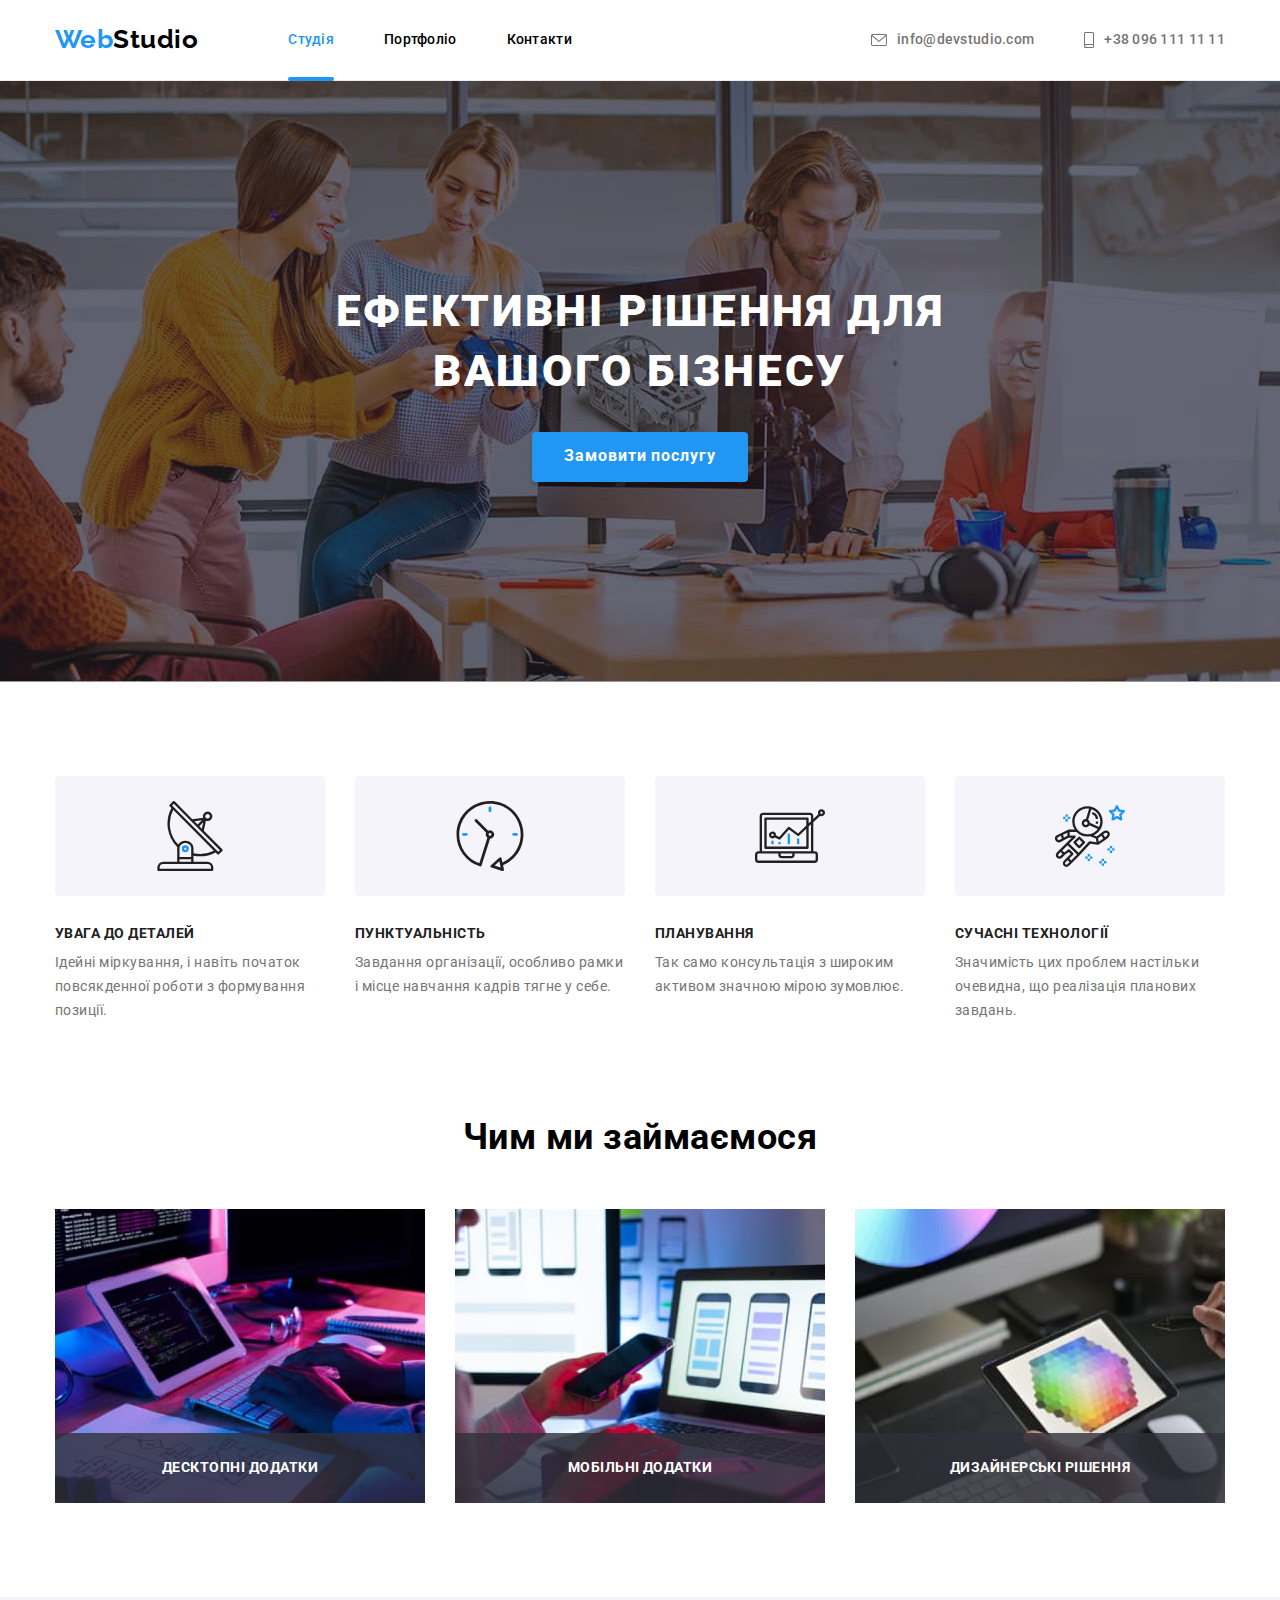
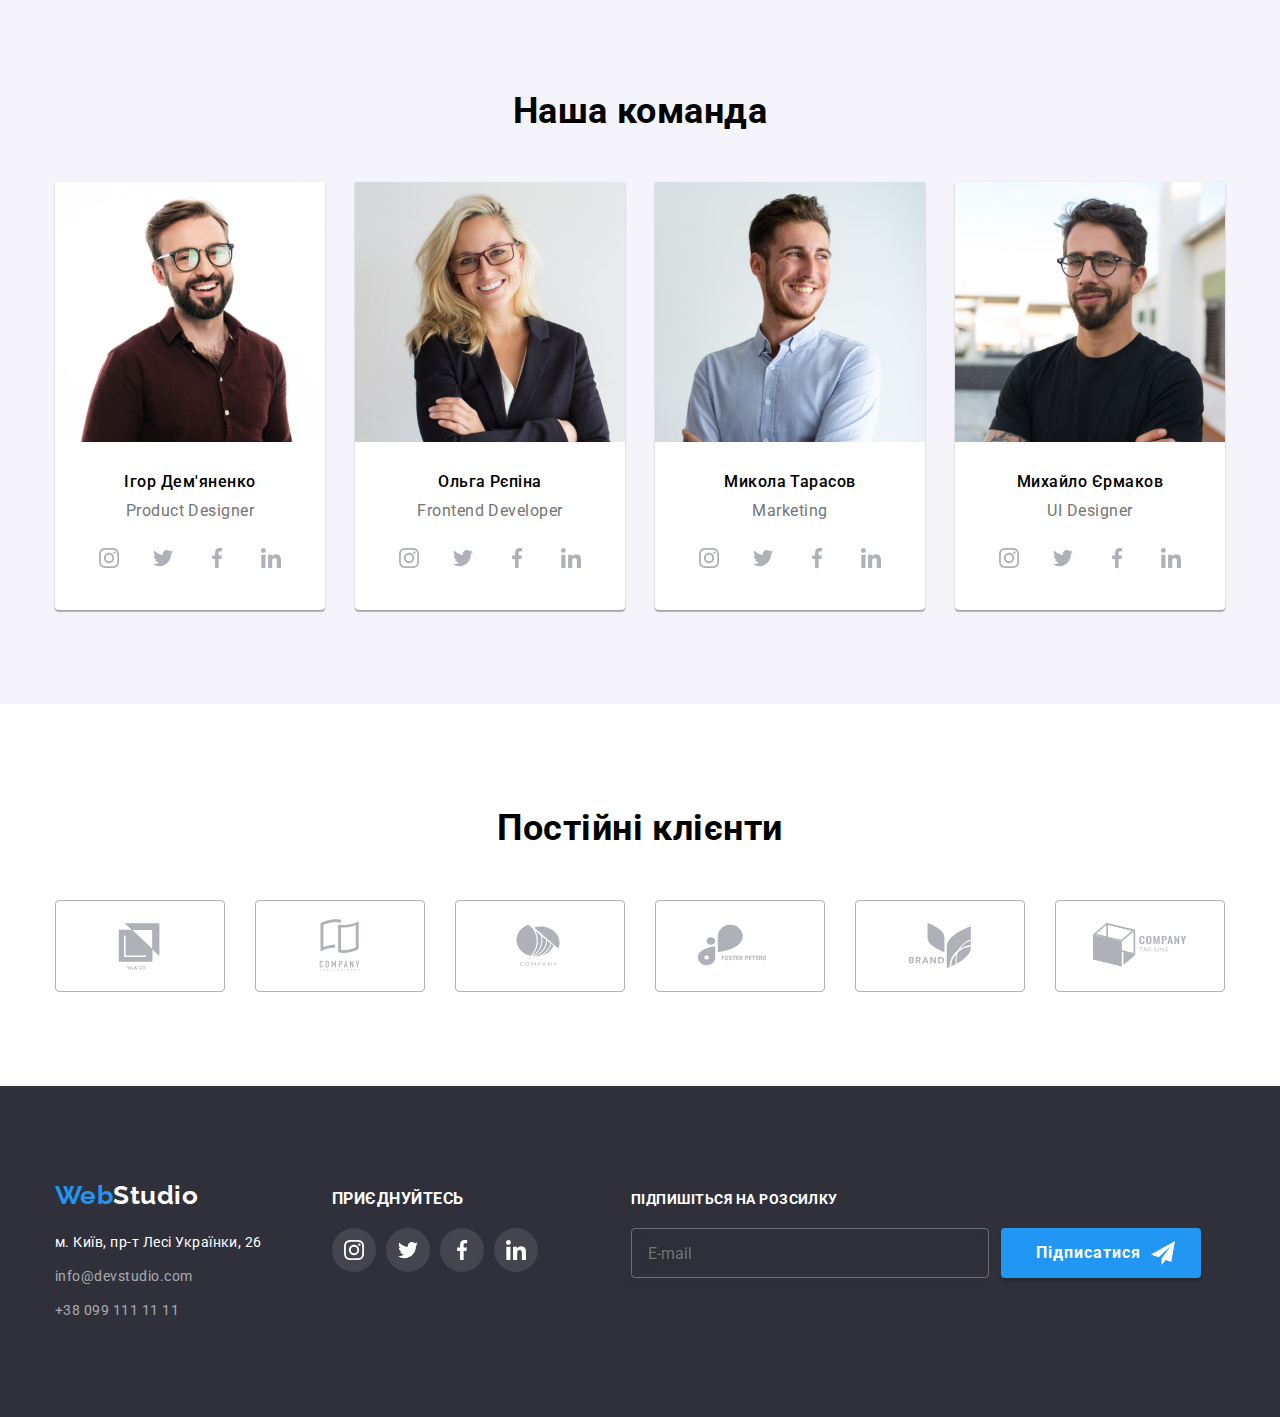
<file: index.html>
<!DOCTYPE html>
<html lang="uk">
  <head>
    <meta charset="UTF-8" />
    <meta http-equiv="X-UA-Compatible" content="IE=edge" />
    <meta name="viewport" content="width=device-width, initial-scale=1.0" />
    <title>Головна</title>
    <link rel="preconnect" href="https://fonts.googleapis.com" />
    <link rel="preconnect" href="https://fonts.gstatic.com" crossorigin />
    <link
      href="https://fonts.googleapis.com/css2?family=Raleway:wght@700&family=Roboto:wght@400;500;700;900&display=swap"
      rel="stylesheet"
    />
    <link
      rel="stylesheet"
      href="https://cdn.jsdelivr.net/npm/modern-normalize@1.1.0/modern-normalize.min.css"
    />
    <link rel="stylesheet" href="./css/styles.css" />
  </head>
  <body>
    <!-- ========== HEADER ========== -->

    <header class="header-info">
      <div class="container header-box">
        <nav class="main-navigation">
          <a href="./index.html" lang="en" class="logo-first-part logo-header"
            >Web<span class="logo-second-part-dark">Studio</span></a
          >
          <ul class="navigation">
            <li class="navigation-item">
              <a href="./index.html" class="navigation-element current"
                >Студія</a
              >
            </li>
            <li class="navigation-item">
              <a href="./portfolio.html" class="navigation-element"
                >Портфоліо</a
              >
            </li>
            <li class="navigation-item">
              <a href="#" class="navigation-element last">Контакти</a>
            </li>
          </ul>
        </nav>
        <ul class="contacts">
          <li class="contacts-element">
            <a href="mailto:info@devstudio.com" class="contacts-element-link"
              ><svg aria-label="Іконка конверта" class="envelope">
                <use href="./images/icons.svg#icon-envelope"></use></svg
              >info@devstudio.com</a
            >
          </li>
          <li class="contacts-element">
            <a href="tel:+380961111111" class="contacts-element-link"
              ><svg aria-label="Іконка телефона" class="smartphone">
                <use href="./images/icons.svg#icon-smartphone"></use></svg
              >+38 096 111 11 11
            </a>
          </li>
        </ul>
      </div>
    </header>

    <!-- ======== MAIN SECTION ======== -->

    <main>
      <section class="main-section">
        <div class="container">
          <h1 class="main-header">Ефективні рішення для вашого бізнесу</h1>
          <button type="button" class="main-button" data-modal-open>
            Замовити послугу
          </button>
        </div>
      </section>

      <!-- ======== SECTION QUALITIES ======== -->

      <section class="section-qualities">
        <div class="container">
          <h2 class="section-header visually-hidden">Наші переваги</h2>
          <ul class="section-list">
            <li class="section-list-element">
              <div class="qualities-logo">
                <svg aria-label="Іконка антени" class="qualities-logo-icon">
                  <use href="./images/icons.svg#icon-antenna"></use>
                </svg>
              </div>
              <h3 class="section-element">Увага до деталей</h3>
              <p class="section-element-info">
                Ідейні міркування, і навіть початок повсякденної роботи з
                формування позиції.
              </p>
            </li>
            <li class="section-list-element">
              <div class="qualities-logo">
                <svg aria-label="Іконка годинника" class="qualities-logo-icon">
                  <use href="./images/icons.svg#icon-clock"></use>
                </svg>
              </div>
              <h3 class="section-element">Пунктуальність</h3>
              <p class="section-element-info">
                Завдання організації, особливо рамки і місце навчання кадрів
                тягне у себе.
              </p>
            </li>
            <li class="section-list-element">
              <div class="qualities-logo">
                <svg aria-label="Іконка діаграми" class="qualities-logo-icon">
                  <use href="./images/icons.svg#icon-diagram"></use>
                </svg>
              </div>
              <h3 class="section-element">Планування</h3>
              <p class="section-element-info">
                Так само консультація з широким активом значною мірою зумовлює.
              </p>
            </li>
            <li class="section-list-element">
              <div class="qualities-logo">
                <svg aria-label="Іконка космонавта" class="qualities-logo-icon">
                  <use href="./images/icons.svg#icon-astronaut"></use>
                </svg>
              </div>
              <h3 class="section-element">Сучасні технології</h3>
              <p class="section-element-info">
                Значимість цих проблем настільки очевидна, що реалізація
                планових завдань.
              </p>
            </li>
          </ul>
        </div>
      </section>

      <!-- ======== SECTION WORKS ======== -->

      <section class="section-works">
        <div class="container">
          <h2 class="section-header">Чим ми займаємося</h2>
          <ul class="list-of-works">
            <li class="list-of-works-element">
              <div class="list-of-works-img-wrapper">
                <img
                  src="./images/main/laptop.jpg"
                  alt="Процес друкування на клавіатурі"
                  width="370"
                />
                <p class="overlay">Десктопні додатки</p>
              </div>
            </li>
            <li class="list-of-works-element">
              <div class="list-of-works-img-wrapper">
                <img
                  src="./images/main/phone.jpg"
                  alt="Дизайн мобільних сервісів"
                  width="370"
                />
                <p class="overlay">Мобільні додатки</p>
              </div>
            </li>
            <li class="list-of-works-element">
              <div class="list-of-works-img-wrapper">
                <img
                  src="./images/main/tablet.jpg"
                  alt="Вибір кольору за допомогою планшета"
                  width="370"
                />
                <p class="overlay">Дизайнерські рішення</p>
              </div>
            </li>
          </ul>
        </div>
      </section>

      <!-- ======== SECTION TEAM ======== -->

      <section class="section-team">
        <div class="container">
          <h2 class="section-header">Наша команда</h2>
          <ul class="list-of-workers">
            <li class="list-of-workers-element">
              <img
                src="./images/main/ihor.jpg"
                alt="Ігор Дем'яненко"
                width="270"
                height="260"
              />
              <div class="worker">
                <h3 class="list-of-workers-name">Ігор Дем'яненко</h3>
                <p lang="en" class="list-of-workers-info">Product Designer</p>
                <ul class="social-list">
                  <li class="social-list-item">
                    <a
                      href="https://www.instagram.com"
                      class="social-list-link"
                    >
                      <svg
                        aria-label="Іконка інстаграму"
                        class="social-list-icon"
                      >
                        <use href="./images/icons.svg#icon-instagram"></use>
                      </svg>
                    </a>
                  </li>
                  <li class="social-list-item">
                    <a href="https://twitter.com" class="social-list-link">
                      <svg
                        aria-label="Іконка твіттера"
                        class="social-list-icon"
                      >
                        <use href="./images/icons.svg#icon-twitter"></use>
                      </svg>
                    </a>
                  </li>
                  <li class="social-list-item">
                    <a href="https://www.facebook.com" class="social-list-link">
                      <svg
                        aria-label="Іконка фейсбука"
                        class="social-list-icon"
                      >
                        <use href="./images/icons.svg#icon-facebook"></use>
                      </svg>
                    </a>
                  </li>
                  <li class="social-list-item">
                    <a href="https://www.linkedin.com" class="social-list-link">
                      <svg
                        aria-label="Іконка лінкедіна"
                        class="social-list-icon"
                      >
                        <use href="./images/icons.svg#icon-linkedin"></use>
                      </svg>
                    </a>
                  </li>
                </ul>
              </div>
            </li>
            <li class="list-of-workers-element">
              <img
                src="./images/main/olga.jpg"
                alt="Ольга Рєпіна"
                width="270"
                height="260"
              />
              <div class="worker">
                <h3 class="list-of-workers-name">Ольга Рєпіна</h3>
                <p lang="en" class="list-of-workers-info">Frontend Developer</p>
                <ul class="social-list">
                  <li class="social-list-item">
                    <a
                      href="https://www.instagram.com"
                      class="social-list-link"
                    >
                      <svg
                        aria-label="Іконка інстаграму"
                        class="social-list-icon"
                      >
                        <use href="./images/icons.svg#icon-instagram"></use>
                      </svg>
                    </a>
                  </li>
                  <li class="social-list-item">
                    <a href="https://twitter.com" class="social-list-link">
                      <svg
                        aria-label="Іконка твіттера"
                        class="social-list-icon"
                      >
                        <use href="./images/icons.svg#icon-twitter"></use>
                      </svg>
                    </a>
                  </li>
                  <li class="social-list-item">
                    <a href="https://www.facebook.com" class="social-list-link">
                      <svg
                        aria-label="Іконка фейсбука"
                        class="social-list-icon"
                      >
                        <use href="./images/icons.svg#icon-facebook"></use>
                      </svg>
                    </a>
                  </li>
                  <li class="social-list-item">
                    <a href="https://www.linkedin.com" class="social-list-link">
                      <svg
                        aria-label="Іконка лінкедіна"
                        class="social-list-icon"
                      >
                        <use href="./images/icons.svg#icon-linkedin"></use>
                      </svg>
                    </a>
                  </li>
                </ul>
              </div>
            </li>
            <li class="list-of-workers-element">
              <img
                src="./images/main/mykola.jpg"
                alt="Микола Тарасов"
                width="270"
                height="260"
              />
              <div class="worker">
                <h3 class="list-of-workers-name">Микола Тарасов</h3>
                <p lang="en" class="list-of-workers-info">Marketing</p>
                <ul class="social-list">
                  <li class="social-list-item">
                    <a
                      href="https://www.instagram.com"
                      class="social-list-link"
                    >
                      <svg
                        aria-label="Іконка інстаграму"
                        class="social-list-icon"
                      >
                        <use href="./images/icons.svg#icon-instagram"></use>
                      </svg>
                    </a>
                  </li>
                  <li class="social-list-item">
                    <a href="https://twitter.com" class="social-list-link">
                      <svg
                        aria-label="Іконка твіттера"
                        class="social-list-icon"
                      >
                        <use href="./images/icons.svg#icon-twitter"></use>
                      </svg>
                    </a>
                  </li>
                  <li class="social-list-item">
                    <a href="https://www.facebook.com" class="social-list-link">
                      <svg
                        aria-label="Іконка фейсбука"
                        class="social-list-icon"
                      >
                        <use href="./images/icons.svg#icon-facebook"></use>
                      </svg>
                    </a>
                  </li>
                  <li class="social-list-item">
                    <a href="https://www.linkedin.com" class="social-list-link">
                      <svg
                        aria-label="Іконка лінкедіна"
                        class="social-list-icon"
                      >
                        <use href="./images/icons.svg#icon-linkedin"></use>
                      </svg>
                    </a>
                  </li>
                </ul>
              </div>
            </li>
            <li class="list-of-workers-element">
              <img
                src="./images/main/myhailo.jpg"
                alt="Михайло Єрмаков"
                width="270"
                height="260"
              />
              <div class="worker">
                <h3 class="list-of-workers-name">Михайло Єрмаков</h3>
                <p lang="en" class="list-of-workers-info">UI Designer</p>
                <ul class="social-list">
                  <li class="social-list-item">
                    <a
                      href="https://www.instagram.com"
                      class="social-list-link"
                    >
                      <svg
                        aria-label="Іконка інстаграму"
                        class="social-list-icon"
                      >
                        <use href="./images/icons.svg#icon-instagram"></use>
                      </svg>
                    </a>
                  </li>
                  <li class="social-list-item">
                    <a href="https://twitter.com" class="social-list-link">
                      <svg
                        aria-label="Іконка твіттера"
                        class="social-list-icon"
                      >
                        <use href="./images/icons.svg#icon-twitter"></use>
                      </svg>
                    </a>
                  </li>
                  <li class="social-list-item">
                    <a href="https://www.facebook.com" class="social-list-link">
                      <svg
                        aria-label="Іконка фейсбука"
                        class="social-list-icon"
                      >
                        <use href="./images/icons.svg#icon-facebook"></use>
                      </svg>
                    </a>
                  </li>
                  <li class="social-list-item">
                    <a href="https://www.linkedin.com" class="social-list-link">
                      <svg
                        aria-label="Іконка лінкедіна"
                        class="social-list-icon"
                      >
                        <use href="./images/icons.svg#icon-linkedin"></use>
                      </svg>
                    </a>
                  </li>
                </ul>
              </div>
            </li>
          </ul>
        </div>
      </section>

      <!-- ======= SECTION CLIENTS ======= -->

      <section class="section-clients">
        <div class="container">
          <h2 class="section-header">Постійні клієнти</h2>
          <ul class="clients-list">
            <li class="clients-list-element">
              <a href="#" class="clients-list-link"
                ><svg class="clients-list-icon">
                  <use href="./images/icons.svg#icon-logo-1"></use></svg
              ></a>
            </li>
            <li class="clients-list-element">
              <a href="#" class="clients-list-link"
                ><svg class="clients-list-icon">
                  <use href="./images/icons.svg#icon-logo-2"></use></svg
              ></a>
            </li>
            <li class="clients-list-element">
              <a href="#" class="clients-list-link"
                ><svg class="clients-list-icon">
                  <use href="./images/icons.svg#icon-logo-3"></use></svg
              ></a>
            </li>
            <li class="clients-list-element">
              <a href="#" class="clients-list-link"
                ><svg class="clients-list-icon">
                  <use href="./images/icons.svg#icon-logo-4"></use></svg
              ></a>
            </li>
            <li class="clients-list-element">
              <a href="#" class="clients-list-link"
                ><svg class="clients-list-icon">
                  <use href="./images/icons.svg#icon-logo-5"></use></svg
              ></a>
            </li>
            <li class="clients-list-element">
              <a href="#" class="clients-list-link"
                ><svg class="clients-list-icon">
                  <use href="./images/icons.svg#icon-logo-6"></use></svg
              ></a>
            </li>
          </ul>
        </div>
      </section>
    </main>

    <!-- ======== FOOTER ========== -->

    <footer class="footer-info">
      <div class="container">
        <div class="adresses">
          <a href="./index.html" lang="en" class="logo-first-part logo-footer"
            >Web<span class="logo-second-part-light">Studio</span></a
          >
          <address>
            <ul class="addresses-list">
              <li class="addresses-list-element">
                <a
                  class="address-street"
                  href="https://bit.ly/3pXMvUd"
                  target="_blank"
                  rel="noopener noreferrer"
                  >м. Київ, пр-т Лесі Українки, 26</a
                >
              </li>
              <li class="addresses-list-element">
                <a
                  href="mailto:info@devstudio.com"
                  class="addresses-list-element"
                  >info@devstudio.com</a
                >
              </li>
              <li class="addresses-list-element">
                <a href="tel:+380991111111" class="addresses-list-element"
                  >+38 099 111 11 11</a
                >
              </li>
            </ul>
          </address>
        </div>
        <div class="social-links-footer">
          <p class="footer-links-text">Приєднуйтесь</p>
          <ul class="social-list-footer">
            <li class="social-list-item-footer">
              <a
                href="https://www.instagram.com"
                class="social-list-link-footer"
              >
                <svg
                  aria-label="Іконка інстаграму"
                  class="social-list-icon-footer"
                >
                  <use href="./images/icons.svg#icon-instagram"></use>
                </svg>
              </a>
            </li>
            <li class="social-list-item-footer">
              <a href="https://twitter.com" class="social-list-link-footer">
                <svg
                  aria-label="Іконка твіттера"
                  class="social-list-icon-footer"
                >
                  <use href="./images/icons.svg#icon-twitter"></use>
                </svg>
              </a>
            </li>
            <li class="social-list-item-footer">
              <a
                href="https://www.facebook.com"
                class="social-list-link-footer"
              >
                <svg
                  aria-label="Іконка фейсбука"
                  class="social-list-icon-footer"
                >
                  <use href="./images/icons.svg#icon-facebook"></use>
                </svg>
              </a>
            </li>
            <li class="social-list-item-footer">
              <a
                href="https://www.linkedin.com"
                class="social-list-link-footer"
              >
                <svg
                  aria-label="Іконка лінкедіна"
                  class="social-list-icon-footer"
                >
                  <use href="./images/icons.svg#icon-linkedin"></use>
                </svg>
              </a>
            </li>
          </ul>
        </div>
        <div class="footer-application-mail">
          <form class="footer-form">
            <label for="app" class="application-text"
              >Підпишіться на розсилку</label
            >
            <div class="input-and-btn">
              <input
                type="email"
                name="email"
                class="application-form"
                id="app"
                placeholder="E-mail"
                required
              />
              <button type="submit" class="application-btn">
                Підписатися
                <svg class="app-icon">
                  <use href="./images/icons.svg#icon-send"></use>
                </svg>
              </button>
            </div>
          </form>
        </div>
      </div>
    </footer>
    <div class="backdrop is-hidden" data-modal>
      <div class="modal">
        <button type="button" class="modal-close-btn" data-modal-close>
          <svg class="modal-close-icon">
            <use href="./images/icons.svg#icon-x"></use>
          </svg>
        </button>
        <p class="modal-title">Залиште свої дані, ми вам передзвонимо</p>
        <form class="modal-form">
          <label class="modal-form-field">
            Ім'я
            <span class="modal-form-input-wrapper">
              <input
                class="modal-form-input"
                type="text"
                required
                pattern="[a-zA-Zа-яА-ЯіІїЇ']+"
                name="user_name" />
              <svg class="modal-icon">
                <use
                  href="./images/icons.svg#icon-person"
                ></use></svg></span></label
          ><label class="modal-form-field"
            >Телефон
            <span class="modal-form-input-wrapper">
              <input
                class="modal-form-input"
                type="tel"
                required
                pattern="[0-9]{3}-[0-9]{3}-[0-9]{2}-[0-9]{2}"
                title="xxx-xxx-xx-xx"
                name="user_phone" />
              <svg class="modal-icon">
                <use
                  href="./images/icons.svg#icon-phone"
                ></use></svg></span></label
          ><label class="modal-form-field"
            >Пошта
            <span class="modal-form-input-wrapper">
              <input
                class="modal-form-input"
                type="email"
                required
                name="user_email" /><svg class="modal-icon">
                <use href="./images/icons.svg#icon-email"></use></svg></span
          ></label>
          <label class="modal-form-field"
            >Коментар<textarea
              class="modal-form-message"
              name="user_comment"
              placeholder="Введіть текст"
            ></textarea>
          </label>
          <label class="modal-form-check-field"
            ><input
              type="checkbox"
              class="modal-form-check"
              required
              name="user_policy"
            />
            <svg class="modal-check-custom">
              <use
                class="modal-check-custom-icon"
                href="./images/icons.svg#icon-check"
              ></use>
            </svg>
            Погоджуюся з розсилкою та приймаю
            <a href="#" class="modal-check-link">Умови договору</a></label
          >
          <button type="submit" class="modal-form-button">Відправити</button>
        </form>
      </div>
    </div>
    <script src="./js/modal.js"></script>
  </body>
</html>
</file>
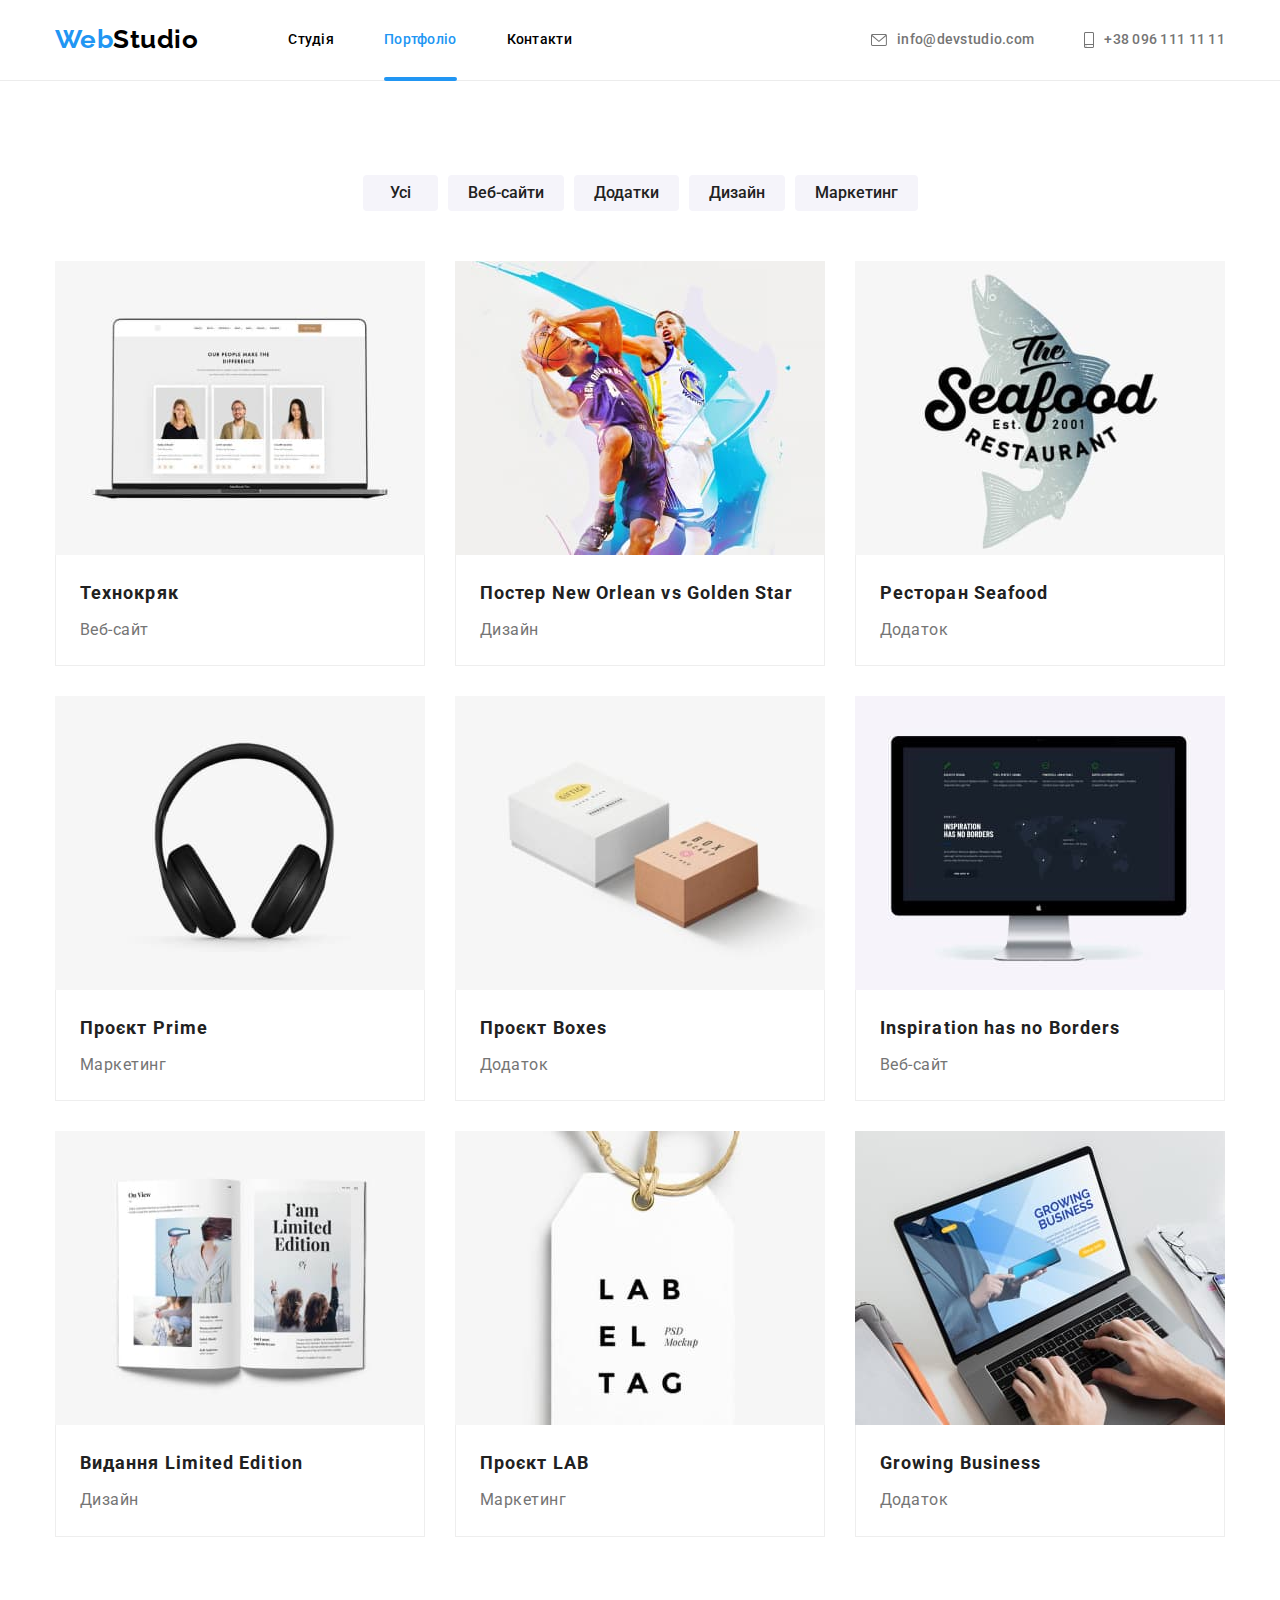
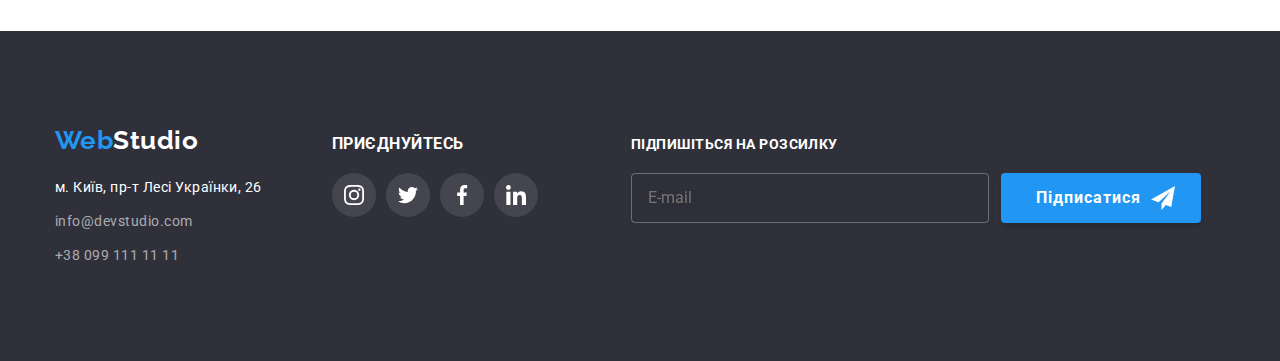
<file: portfolio.html>
<!DOCTYPE html>
<html lang="uk">
  <head>
    <meta charset="UTF-8" />
    <meta http-equiv="X-UA-Compatible" content="IE=edge" />
    <meta name="viewport" content="width=device-width, initial-scale=1.0" />
    <title>Портфоліо</title>
    <link rel="preconnect" href="https://fonts.googleapis.com" />
    <link rel="preconnect" href="https://fonts.gstatic.com" crossorigin />
    <link
      href="https://fonts.googleapis.com/css2?family=Raleway:wght@700&family=Roboto:wght@400;500;700;900&display=swap"
      rel="stylesheet"
    />
    <link
      rel="stylesheet"
      href="https://cdn.jsdelivr.net/npm/modern-normalize@1.1.0/modern-normalize.min.css"
    />
    <link rel="stylesheet" href="./css/styles.css" />
  </head>
  <body>
    <!-- ========== HEADER ========== -->

    <header class="header-info">
      <div class="container header-box">
        <nav class="main-navigation">
          <a href="./index.html" lang="en" class="logo-first-part logo-header"
            >Web<span class="logo-second-part-dark">Studio</span></a
          >
          <ul class="navigation">
            <li class="navigation-item">
              <a href="./index.html" class="navigation-element">Студія</a>
            </li>
            <li class="navigation-item">
              <a href="./portfolio.html" class="navigation-element current"
                >Портфоліо</a
              >
            </li>
            <li class="navigation-item">
              <a href="#" class="navigation-element">Контакти</a>
            </li>
          </ul>
        </nav>
        <ul class="contacts">
          <li class="contacts-element">
            <a href="mailto:info@devstudio.com" class="contacts-element-link"
              ><svg aria-label="Іконка конверта" class="envelope">
                <use href="./images/icons.svg#icon-envelope"></use></svg
              >info@devstudio.com</a
            >
          </li>
          <li class="contacts-element">
            <a href="tel:+380961111111" class="contacts-element-link"
              ><svg aria-label="Іконка телефона" class="smartphone">
                <use href="./images/icons.svg#icon-smartphone"></use></svg
              >+38 096 111 11 11</a
            >
          </li>
        </ul>
      </div>
    </header>

    <!-- ======== SECTION PORTFOLIO ======= -->

    <main>
      <section class="section-portfolio">
        <div class="container">
          <h1 class="section-header visually-hidden">Портфоліо</h1>
          <ul class="list-of-buttons">
            <li><button type="button" class="button-portfolio">Усі</button></li>
            <li>
              <button type="button" class="button-portfolio">Веб-сайти</button>
            </li>
            <li>
              <button type="button" class="button-portfolio">Додатки</button>
            </li>
            <li>
              <button type="button" class="button-portfolio">Дизайн</button>
            </li>
            <li>
              <button type="button" class="button-portfolio">Маркетинг</button>
            </li>
          </ul>
          <ul class="list-of-links-portfolio">
            <li class="list-of-links-portfolio-element">
              <a class="link-portfolio" rel="preconnect" href="#">
                <div class="link-portfolio-img-wrapper">
                  <img
                    src="./images/portfolio/laptop-screen.jpg"
                    alt="Ноутбук з веб-сайтом на екрані"
                    width="370"
                  />
                  <p class="overlay-pf">
                    Ресурс пропонує комплексні пропозиції з різним рівнем
                    функціоналу та сервісів. Все це дозволить відвідувачу
                    отримати вичерпні відомості про компанію чи приватну особу.
                  </p>
                </div>
                <div class="portfolio-text">
                  <h2 class="section-portfolio-element">Технокряк</h2>
                  <p class="section-portfolio-element-info">Веб-сайт</p>
                </div>
              </a>
            </li>
            <li class="list-of-links-portfolio-element">
              <a class="link-portfolio" rel="preconnect _blank" href="#">
                <div class="link-portfolio-img-wrapper">
                  <img
                    src="./images/portfolio/players.jpg"
                    alt="Два баскетбольні гравці"
                    width="370"
                  />
                  <p class="overlay-pf">
                    Ресурс пропонує комплексні пропозиції з різним рівнем
                    функціоналу та сервісів. Все це дозволить відвідувачу
                    отримати вичерпні відомості про компанію чи приватну особу.
                  </p>
                </div>
                <div class="portfolio-text">
                  <h2 class="section-portfolio-element">
                    Постер New Orlean vs Golden Star
                  </h2>
                  <p class="section-portfolio-element-info">Дизайн</p>
                </div>
              </a>
            </li>
            <li class="list-of-links-portfolio-element">
              <a class="link-portfolio" rel="preconnect _blank" href="#">
                <div class="link-portfolio-img-wrapper">
                  <img
                    src="./images/portfolio/restaurant.jpg"
                    alt="Логотип ресторану Seafood"
                    width="370"
                  />
                  <p class="overlay-pf">
                    Ресурс пропонує комплексні пропозиції з різним рівнем
                    функціоналу та сервісів. Все це дозволить відвідувачу
                    отримати вичерпні відомості про компанію чи приватну особу.
                  </p>
                </div>
                <div class="portfolio-text">
                  <h2 class="section-portfolio-element">Ресторан Seafood</h2>
                  <p class="section-portfolio-element-info">Додаток</p>
                </div>
              </a>
            </li>
            <li class="list-of-links-portfolio-element">
              <a class="link-portfolio" rel="preconnect _blank" href="#">
                <div class="link-portfolio-img-wrapper">
                  <img
                    src="./images/portfolio/headphones.jpg"
                    alt="Навушники"
                    width="370"
                  />
                  <p class="overlay-pf">
                    Ресурс пропонує комплексні пропозиції з різним рівнем
                    функціоналу та сервісів. Все це дозволить відвідувачу
                    отримати вичерпні відомості про компанію чи приватну особу.
                  </p>
                </div>
                <div class="portfolio-text">
                  <h2 class="section-portfolio-element">Проєкт Prime</h2>
                  <p class="section-portfolio-element-info">Маркетинг</p>
                </div>
              </a>
            </li>
            <li class="list-of-links-portfolio-element">
              <a class="link-portfolio" rel="preconnect _blank" href="#">
                <div class="link-portfolio-img-wrapper">
                  <img
                    src="./images/portfolio/boxes.jpg"
                    alt="Дві коробки"
                    width="370"
                  />
                  <p class="overlay-pf">
                    Ресурс пропонує комплексні пропозиції з різним рівнем
                    функціоналу та сервісів. Все це дозволить відвідувачу
                    отримати вичерпні відомості про компанію чи приватну особу.
                  </p>
                </div>
                <div class="portfolio-text">
                  <h2 class="section-portfolio-element">Проєкт Boxes</h2>
                  <p class="section-portfolio-element-info">Додаток</p>
                </div>
              </a>
            </li>
            <li class="list-of-links-portfolio-element">
              <a class="link-portfolio" rel="preconnect _blank" href="#">
                <div class="link-portfolio-img-wrapper">
                  <img
                    src="./images/portfolio/screen.jpg"
                    alt="Монітор комп'ютера"
                    width="370"
                  />
                  <p class="overlay-pf">
                    Ресурс пропонує комплексні пропозиції з різним рівнем
                    функціоналу та сервісів. Все це дозволить відвідувачу
                    отримати вичерпні відомості про компанію чи приватну особу.
                  </p>
                </div>
                <div class="portfolio-text">
                  <h2 class="section-portfolio-element">
                    Inspiration has no Borders
                  </h2>
                  <p class="section-portfolio-element-info">Веб-сайт</p>
                </div>
              </a>
            </li>
            <li class="list-of-links-portfolio-element">
              <a class="link-portfolio" rel="preconnect _blank" href="#">
                <div class="link-portfolio-img-wrapper">
                  <img
                    src="./images/portfolio/book.jpg"
                    alt="Відкрита книга"
                    width="370"
                  />
                  <p class="overlay-pf">
                    Ресурс пропонує комплексні пропозиції з різним рівнем
                    функціоналу та сервісів. Все це дозволить відвідувачу
                    отримати вичерпні відомості про компанію чи приватну особу.
                  </p>
                </div>
                <div class="portfolio-text">
                  <h2 class="section-portfolio-element">
                    Видання Limited Edition
                  </h2>
                  <p class="section-portfolio-element-info">Дизайн</p>
                </div>
              </a>
            </li>
            <li class="list-of-links-portfolio-element">
              <a class="link-portfolio" rel="preconnect _blank" href="#">
                <div class="link-portfolio-img-wrapper">
                  <img
                    src="./images/portfolio/tag.jpg"
                    alt="Етикетка Label Tag"
                    width="370"
                  />
                  <p class="overlay-pf">
                    Ресурс пропонує комплексні пропозиції з різним рівнем
                    функціоналу та сервісів. Все це дозволить відвідувачу
                    отримати вичерпні відомості про компанію чи приватну особу.
                  </p>
                </div>
                <div class="portfolio-text">
                  <h2 class="section-portfolio-element">Проєкт LAB</h2>
                  <p class="section-portfolio-element-info">Маркетинг</p>
                </div>
              </a>
            </li>
            <li class="list-of-links-portfolio-element">
              <a class="link-portfolio" rel="preconnect _blank" href="#">
                <div class="link-portfolio-img-wrapper">
                  <img
                    src="./images/portfolio/printing.jpg"
                    alt="Процес друку на ноутбуці"
                    width="370"
                  />
                  <p class="overlay-pf">
                    Ресурс пропонує комплексні пропозиції з різним рівнем
                    функціоналу та сервісів. Все це дозволить відвідувачу
                    отримати вичерпні відомості про компанію чи приватну особу.
                  </p>
                </div>
                <div class="portfolio-text">
                  <h2 class="section-portfolio-element">Growing Business</h2>
                  <p class="section-portfolio-element-info">Додаток</p>
                </div>
              </a>
            </li>
          </ul>
        </div>
      </section>
    </main>

    <!-- ======== FOOTER ========== -->

    <footer class="footer-info">
      <div class="container">
        <div class="adresses">
          <a href="./index.html" lang="en" class="logo-first-part logo-footer"
            >Web<span class="logo-second-part-light">Studio</span></a
          >
          <address>
            <ul class="addresses-list">
              <li class="addresses-list-element">
                <a
                  class="address-street"
                  href="https://bit.ly/3pXMvUd"
                  target="_blank"
                  rel="noopener noreferrer"
                  >м. Київ, пр-т Лесі Українки, 26</a
                >
              </li>
              <li class="addresses-list-element">
                <a
                  href="mailto:info@devstudio.com"
                  class="addresses-list-element"
                  >info@devstudio.com</a
                >
              </li>
              <li class="addresses-list-element">
                <a href="tel:+380991111111" class="addresses-list-element"
                  >+38 099 111 11 11</a
                >
              </li>
            </ul>
          </address>
        </div>
        <div class="social-links-footer">
          <p class="footer-links-text">Приєднуйтесь</p>
          <ul class="social-list-footer">
            <li class="social-list-item-footer">
              <a
                href="https://www.instagram.com"
                class="social-list-link-footer"
              >
                <svg
                  aria-label="Іконка інстаграму"
                  class="social-list-icon-footer"
                >
                  <use href="./images/icons.svg#icon-instagram"></use>
                </svg>
              </a>
            </li>
            <li class="social-list-item-footer">
              <a href="https://twitter.com" class="social-list-link-footer">
                <svg
                  aria-label="Іконка твіттера"
                  class="social-list-icon-footer"
                >
                  <use href="./images/icons.svg#icon-twitter"></use>
                </svg>
              </a>
            </li>
            <li class="social-list-item-footer">
              <a
                href="https://www.facebook.com"
                class="social-list-link-footer"
              >
                <svg
                  aria-label="Іконка фейсбука"
                  class="social-list-icon-footer"
                >
                  <use href="./images/icons.svg#icon-facebook"></use>
                </svg>
              </a>
            </li>
            <li class="social-list-item-footer">
              <a
                href="https://www.linkedin.com"
                class="social-list-link-footer"
              >
                <svg
                  aria-label="Іконка лінкедіна"
                  class="social-list-icon-footer"
                >
                  <use href="./images/icons.svg#icon-linkedin"></use>
                </svg>
              </a>
            </li>
          </ul>
        </div>
        <div class="footer-application-mail">
          <form class="footer-form">
            <label for="app" class="application-text"
              >Підпишіться на розсилку</label
            >
            <div class="input-and-btn">
              <input
                type="email"
                name="email"
                class="application-form"
                id="app"
                placeholder="E-mail"
                required
              />
              <button type="submit" class="application-btn">
                Підписатися
                <svg class="app-icon">
                  <use href="./images/icons.svg#icon-send"></use>
                </svg>
              </button>
            </div>
          </form>
        </div>
      </div>
    </footer>
    <script src="./js/modal.js"></script>
  </body>
</html>
</file>
<file: css/styles.css>
:root {
  --color-one: #fff;
  --color-two: #2196f3;
  --color-three: #212121;
  --color-four: #f5f4fa;
  --color-five: #2f303a;
  --color-six: #000;
  --color-seven: #757575;
  --color-eight: #188ce8;
  --color-nine: #ececec;
  --color-ten: #eeeeee;
  --bg-color: #c4c4c4;
  --icon-color: #afb1b8;
  --font-one: "Raleway", sans-serif;
  --transition-duration-function: 250ms cubic-bezier(0.4, 0, 0.2, 1);
}
body {
  background-color: var(--color-one);
  font-family: "Roboto", sans-serif;
  letter-spacing: 0.03em;
}
h1,
h2,
h3,
h4,
h5,
h6,
p {
  margin-bottom: 0;
  margin-top: 0;
}
ul,
ol {
  margin-bottom: 0;
  margin-top: 0;
  padding-left: 0;
}
img {
  display: block;
  max-width: 100%;
  height: auto;
}
.container {
  width: 1200px;
  padding-left: 15px;
  padding-right: 15px;
  margin-left: auto;
  margin-right: auto;
}

/* !!! ================ MAIN STYLES ================= !!! */

/* =========== HEADER INFO ========== */

.header-info {
  background-color: var(--color-one);
  border-bottom: 1px solid var(--color-nine);
}
.header-box {
  display: flex;
  justify-content: space-between;
  align-items: center;
}
.main-navigation {
  display: flex;
  justify-content: space-between;
  align-items: center;
}
.logo-first-part {
  color: var(--color-two);
  font-family: var(--font-one);
  font-weight: 700;
  font-size: 26px;
  line-height: 1.2;
  text-decoration: none;
  display: inline-block;
}
.logo-header {
  margin-right: 90px;
  padding-bottom: 24px;
  padding-top: 24px;
}
.logo-second-part-dark {
  color: var(--color-six);
  font-family: var(--font-one);
  font-weight: 700;
  font-size: 26px;
  line-height: 1.2;
  text-decoration: none;
}
.navigation {
  list-style: none;
  background-color: var(--color-one);
  display: flex;
}
.navigation-item {
  margin-right: 50px;
  position: relative;
}
.navigation-element .last {
  gap: 345px;
}
.navigation-element {
  font-weight: 500;
  font-size: 14px;
  line-height: 1.14;
  letter-spacing: 0.02em;
  text-decoration: none;
  color: var(--color-six);
}
.navigation-element,
.contacts-element-link {
  padding-top: 32px;
  padding-bottom: 32px;
  display: inline-block;
  transition: color var(--transition-duration-function);
}
.navigation-element {
  transition: color var(--transition-duration-function);
}
.current::before {
  content: "";
  height: 4px;
  width: 100%;
  background-color: var(--color-two);
  border-radius: 2px;
  position: absolute;
  bottom: -1px;
}
.current,
.navigation-element:hover,
.navigation-element:focus {
  color: var(--color-two);
}
.contacts,
.section-list,
.list-of-works,
.list-of-workers,
.addresses-list,
.list-of-buttons,
.list-of-links-portfolio,
.social-list,
.clients-list,
.social-list-footer {
  list-style: none;
  display: flex;
}
.contacts-element:not(:last-child) {
  margin-right: 50px;
}
.envelope {
  width: 16px;
  height: 12px;
  fill: var(--color-seven);
  margin-right: 10px;
  transition: fill var(--transition-duration-function);
}
.smartphone {
  width: 10px;
  height: 16px;
  fill: var(--color-seven);
  margin-right: 10px;
  transition: fill var(--transition-duration-function);
}
.contacts-element-link:hover .envelope,
.contacts-element-link:hover .smartphone,
.contacts-element-link:focus .envelope,
.contacts-element-link:focus .smartphone {
  fill: var(--color-two);
}
.contacts-element-link {
  font-style: normal;
  font-weight: 500;
  font-size: 14px;
  line-height: 1.14;
  letter-spacing: 0.02em;
  color: var(--color-seven);
  text-decoration: none;
  display: flex;
  align-items: center;
}
.contacts-element-link:hover,
.contacts-element-link:focus,
.addresses-list-element:hover,
.addresses-list-element:focus,
.address-street:hover,
.address-street:focus {
  color: var(--color-two);
}

/* ========= MAIN HERO SECTION ========== */

.main-section {
  background-color: var(--bg-color);
  padding-top: 200px;
  padding-bottom: 200px;
  background-image: linear-gradient(
      rgba(47, 48, 58, 0.4),
      rgba(47, 48, 58, 0.4)
    ),
    url("../images/main/background-main.jpg");
  background-repeat: no-repeat;
  background-size: 1600px;
  background-position: center;
}
.main-section .container {
  display: flex;
  flex-direction: column;
}
.main-header {
  font-weight: 900;
  font-size: 44px;
  line-height: 1.37;
  text-align: center;
  letter-spacing: 0.06em;
  text-transform: uppercase;
  color: var(--color-one);
  margin: 0 auto 30px auto;
  width: 700px;
}
.main-button {
  font-family: "Roboto", sans-serif;
  font-weight: 700;
  font-size: 16px;
  line-height: 1.8;
  align-items: center;
  text-align: center;
  letter-spacing: 0.06em;
  color: var(--color-one);
  background-color: var(--color-two);
  cursor: pointer;
  border: none;
  width: 216px;
  height: 50px;
  box-shadow: 0px 4px 4px rgba(0, 0, 0, 0.15);
  border-radius: 4px;
  display: flex;
  align-items: center;
  justify-content: center;
  margin-left: auto;
  margin-right: auto;
  padding: 10px 30px;
  transition: filter var(--transition-duration-function),
    background-color var(--transition-duration-function);
}
.main-button:hover,
.main-button:focus {
  width: 216px;
  height: 50px;
  filter: drop-shadow(0px 4px 4px rgba(0, 0, 0, 0.25));
  background-color: var(--color-eight);
}

/* ========= SECTION QUALITIES ========= */

.section-qualities {
  padding-bottom: 94px;
  padding-top: 94px;
}
.section-header {
  font-weight: 700;
  font-size: 36px;
  line-height: 1.16;
  text-align: center;
}
.visually-hidden {
  position: absolute;
  white-space: nowrap;
  width: 1px;
  height: 1px;
  overflow: hidden;
  border: 0;
  padding: 0;
  clip: rect(0 0 0 0);
  clip-path: inset(50%);
  margin: -1px;
}
.section-list {
  display: flex;
  gap: 30px;
}
.section-list-element {
  width: 270px;
}
.qualities-logo {
  display: flex;
  border-radius: 4px;
  background-color: var(--color-four);
  background-size: 270px 120px;
  margin-bottom: 30px;
  width: 270px;
  height: 120px;
  justify-content: center;
  align-items: center;
}
.qualities-logo-icon {
  width: 70px;
  height: 70px;
}
.section-element {
  font-weight: 700;
  font-size: 14px;
  line-height: 1.14;
  text-transform: uppercase;
  color: var(--color-three);
  margin-bottom: 10px;
}
.section-element-info {
  font-size: 14px;
  line-height: 1.7;
  color: var(--color-seven);
}

/* ======== SECTION WORKS ========= */

.section-works {
  padding-bottom: 94px;
}
.list-of-works {
  display: flex;
  align-content: center;
  justify-content: center;
  gap: 30px;
}
.list-of-works-img-wrapper {
  position: relative;
  overflow: hidden;
}
.overlay {
  position: absolute;
  left: 0;
  bottom: 70px;
  height: 70px;
  width: 100%;
  font-weight: 700;
  font-size: 14px;
  line-height: 1.14;
  color: var(--color-one);
  background: rgba(47, 48, 58, 0.8);
  text-transform: uppercase;
  display: flex;
  align-items: center;
  justify-content: center;

  transform: translateY(100%);
  transition: transform var(--transition-duration-function);
}
.section-works .section-header {
  margin-bottom: 50px;
}

/* ========= SECTION TEAM ========= */

.section-team {
  background-color: var(--color-four);
  display: flex;
  flex-direction: column;
  padding-top: 94px;
  padding-bottom: 94px;
}
.section-team .section-header {
  margin-bottom: 50px;
}
.worker {
  text-align: center;
  padding: 30px;
}
.list-of-workers {
  display: flex;
  gap: 30px;
}
.list-of-workers-element {
  background-color: var(--color-one);
  box-shadow: 0px 1px 3px rgba(0, 0, 0, 0.12), 0px 1px 1px rgba(0, 0, 0, 0.14),
    0px 2px 1px rgba(0, 0, 0, 0.2);
  border-radius: 0px 0px 4px 4px;
}
.list-of-workers-name {
  font-weight: 500;
  font-size: 16px;
  line-height: 1.19;
  letter-spacing: 0.03em;
  text-decoration: none;
  text-align: center;
  color: var(--color-six);
  margin-bottom: 10px;
}
.list-of-workers-info {
  font-size: 16px;
  line-height: 1.19;
  letter-spacing: 0.03em;
  text-decoration: none;
  text-align: center;
  color: var(--color-seven);
}
.social-list {
  column-gap: 10px;
  justify-content: center;
  margin-top: 16px;
}
.social-list-link {
  width: 44px;
  height: 44px;
  border-radius: 50%;
  background-color: var(--color-one);
  display: flex;
  align-items: center;
  justify-content: center;
  transition: filter var(--transition-duration-function),
    background-color var(--transition-duration-function);
}
.social-list-icon {
  width: 20px;
  height: 20px;
  fill: var(--icon-color);
  transition: fill var(--transition-duration-function);
}
.social-list-link:hover,
.social-list-link:focus {
  fill: var(--color-one);
  background-color: var(--color-two);
}
.social-list-link:hover .social-list-icon,
.social-list-link:focus .social-list-icon {
  fill: var(--color-one);
}

/* ========= SECTION CLIENTS ======== */

.section-clients {
  padding-top: 104px;
  padding-bottom: 94px;
}
.section-clients .section-header {
  margin-bottom: 50px;
}
.clients-list {
  gap: 30px;
}
.clients-list-link {
  border: 1px solid var(--icon-color);
  border-radius: 4px;
  width: 170px;
  height: 92px;
  display: flex;
  justify-content: center;
  align-items: center;
  transition: border-color var(--transition-duration-function);
}
.clients-list-link:hover,
.clients-list-link:focus {
  border-color: var(--color-two);
}
.clients-list-icon {
  width: 106px;
  height: 60px;
  fill: var(--icon-color);
  transition: fill var(--transition-duration-function);
}
.clients-list-link:hover .clients-list-icon,
.clients-list-link:focus .clients-list-icon {
  fill: var(--color-two);
}

/* ========= FOOTER INFO ======== */

.footer-info {
  background-color: var(--color-five);
  padding-top: 94px;
  padding-bottom: 94px;
  display: flex;
}
.footer-info .container {
  display: flex;
  align-items: baseline;
}
.logo-footer {
  margin-bottom: 20px;
}
.logo-second-part-light {
  color: var(--color-one);
  font-family: var(--font-one);
  font-weight: 700;
  font-size: 26px;
  line-height: 1.2;
  text-decoration: none;
}
.address-street {
  font-size: 14px;
  line-height: 1.7;
  color: var(--color-one);
  text-decoration: none;
  transition: color var(--transition-duration-function);
}
.addresses-list {
  display: flex;
  flex-direction: column;
  gap: 10px;
  justify-content: flex-start;
}
.addresses-list-element {
  font-size: 14px;
  line-height: 1.7;
  color: rgba(255, 255, 255, 0.6);
  text-decoration: none;
  font-style: normal;
  transition: color var(--transition-duration-function);
}
.social-links-footer {
  margin-left: 70px;
}
.footer-links-text {
  color: var(--color-one);
  font-weight: 700;
  line-height: 1.14;
  text-transform: uppercase;
  margin-bottom: 20px;
}
.social-list-footer {
  column-gap: 10px;
}
.social-list-link-footer {
  width: 44px;
  height: 44px;
  border-radius: 50%;
  background-color: rgba(255, 255, 255, 0.1);
  display: flex;
  align-items: center;
  justify-content: center;
  transition: background-color var(--transition-duration-function);
}
.social-list-icon-footer {
  width: 20px;
  height: 20px;
  fill: var(--color-one);
}
.social-list-link-footer:hover,
.social-list-link-footer:focus {
  background-color: var(--color-two);
}
.footer-application-mail {
  display: flex;
  flex-direction: column;
  margin-left: 93px;
}
.footer-form {
}
.application-text {
  font-weight: 700;
  font-size: 14px;
  line-height: 1.14;
  text-transform: uppercase;
  color: var(--color-one);
  margin-bottom: 20px;
  display: block;
}
.input-and-btn {
  display: flex;
}
.application-form {
  background-color: transparent;
  border: 1px solid rgba(255, 255, 255, 0.3);
  filter: drop-shadow(0px 4px 4px rgba(0, 0, 0, 0.15));
  border-radius: 4px;
  width: 358px;
  height: 50px;
  color: var(--color-one);
  margin-right: 12px;
  padding-left: 16px;
}
.application-form:placeholder-shown {
}
.application-btn {
  font-weight: 700;
  font-size: 16px;
  line-height: 1.88;
  display: flex;
  justify-content: center;
  align-items: center;
  text-align: center;
  letter-spacing: 0.06em;
  color: var(--color-one);
  padding-top: 10px;
  padding-bottom: 10px;
  padding-left: 28px;
  background-color: var(--color-two);
  border: none;
  cursor: pointer;
  width: 200px;
  height: 50px;
  box-shadow: 0px 4px 4px rgba(0, 0, 0, 0.15);
  border-radius: 4px;
  transition: box-shadow var(--transition-duration-function),
    background-color var(--transition-duration-function);
}
.application-btn:hover,
.application-btn:focus {
  box-shadow: 0px 4px 4px rgba(0, 0, 0, 0.25);
  background-color: var(--color-eight);
}
.app-icon {
  width: 24px;
  height: 24px;
  fill: var(--color-one);
  margin-left: 10px;
  margin-right: 13px;
}
/* !!! =============== PORTFOLIO STYLES =============== !!! */

/* ======== SECTION PORTFOLIO ======== */

.section-portfolio {
  background-color: var(--color-one);
  padding-top: 94px;
  padding-bottom: 94px;
}
.list-of-buttons {
  display: flex;
  gap: 10px;
  margin-bottom: 50px;
  justify-content: center;
}
.button-portfolio {
  font-family: "Roboto", sans-serif;
  font-weight: 500;
  font-size: 16px;
  line-height: 1.6;
  text-align: center;
  color: var(--color-three);
  background-color: var(--color-four);
  cursor: pointer;
  border: none;
  display: flex;
  align-items: center;
  justify-content: center;
  margin-left: auto;
  margin-right: auto;
  min-width: 75px;
  padding: 5px 20px;
  border-radius: 4px;
  transition: background-color var(--transition-duration-function),
    box-shadow var(--transition-duration-function),
    color var(--transition-duration-function);
}
.button-portfolio:hover,
.button-portfolio:focus {
  font-weight: 500;
  font-size: 16px;
  line-height: 1.6;
  text-align: center;
  color: var(--color-one);
  background-color: var(--color-two);
  box-shadow: 0px 3px 1px rgba(0, 0, 0, 0.1), 0px 1px 2px rgba(0, 0, 0, 0.08),
    0px 2px 2px rgba(0, 0, 0, 0.12);
  border-radius: 4px;
}
.list-of-links-portfolio {
  display: flex;
  flex-wrap: wrap;
  gap: 30px;
}
.list-of-links-portfolio-element {
  width: 370px;
}
.link-portfolio:hover .overlay-pf,
.link-portfolio:focus .overlay-pf {
  transform: translateY(0%);
}
.link-portfolio {
  text-decoration: none;
  display: block;
  transition: box-shadow var(--transition-duration-function);
}
.link-portfolio:hover,
.link-portfolio:focus {
  box-shadow: 0px 1px 1px rgba(0, 0, 0, 0.12), 0px 4px 4px rgba(0, 0, 0, 0.06),
    1px 4px 6px rgba(0, 0, 0, 0.16);
}
.link-portfolio-img-wrapper {
  position: relative;
  overflow: hidden;
}
.overlay-pf {
  position: absolute;
  left: 0;
  top: 0;
  height: 100%;
  width: 100%;
  font-size: 18px;
  line-height: 1.56;
  color: var(--color-one);
  background: rgba(33, 150, 243, 0.9);
  padding: 63px 24px;

  transform: translateY(100%);
  transition: transform var(--transition-duration-function);
}

.portfolio-text {
  padding: 20px 24px;
  border-bottom: 1px solid var(--color-ten);
  border-left: 1px solid var(--color-ten);
  border-right: 1px solid var(--color-ten);
}
.section-portfolio-element {
  font-weight: 700;
  font-size: 18px;
  line-height: 2;
  letter-spacing: 0.06em;
  color: var(--color-three);
  text-decoration: none;
  margin-bottom: 4px;
}
.section-portfolio-element-info {
  font-size: 16px;
  line-height: 1.9;
  color: var(--color-seven);
  text-decoration: none;
}

/* ========== MODAL WINDOW ========== */

.backdrop {
  position: fixed;
  top: 0;
  left: 0;
  width: 100%;
  height: 100%;
  background: rgba(0, 0, 0, 0.2);
  z-index: 1000;
  transition: opacity var(--transition-duration-function),
    visibility var(--transition-duration-function);
  display: flex;
  align-items: center;
  justify-content: center;
}
.backdrop.is-hidden {
  visibility: hidden;
  opacity: 0;
  pointer-events: none;
}
.modal {
  width: 528px;
  height: 581px;
  box-shadow: 0px 1px 3px rgba(0, 0, 0, 0.12), 0px 1px 1px rgba(0, 0, 0, 0.14),
    0px 2px 1px rgba(0, 0, 0, 0.2);
  border-radius: 4px;
  background: var(--color-one);
  position: absolute;
  animation: closing var(--transition-duration-function) forwards;
  padding: 40px;
}
.backdrop.is-hidden .modal {
  animation: opening var(--transition-duration-function) forwards;
}
.modal-close-btn {
  background: transparent;
  border: 1px solid rgba(0, 0, 0, 0.1);
  border-radius: 50%;
  cursor: pointer;
  display: flex;
  align-items: center;
  justify-content: center;
  width: 30px;
  height: 30px;
  transition: background-color var(--transition-duration-function),
    box-shadow var(--transition-duration-function);
  position: absolute;
  top: 8px;
  right: 8px;
}
.modal-close-icon {
  width: 11px;
  height: 11px;
  fill: var(--color-six);
  transition: fill var(--transition-duration-function);
}
.modal-close-btn:hover .modal-close-icon,
.modal-close-btn:focus .modal-close-icon {
  fill: var(--color-two);
}
.modal-title {
  font-weight: 700;
  font-size: 20px;
  line-height: 1.15;
  text-align: center;
  color: var(--color-three);
  margin-bottom: 12px;
}
.modal-form {
  display: flex;
  flex-direction: column;
}
.modal-form-field {
  font-size: 12px;
  line-height: 1.17;
  letter-spacing: 0.01em;
  color: var(--color-seven);
  margin-bottom: 10px;
}
.modal-form-input-wrapper {
  position: relative;
  display: block;
  margin-top: 4px;
}
.modal-form-input {
  width: 100%;
  height: 40px;
  border: 1px solid rgba(33, 33, 33, 0.2);
  border-radius: 4px;
  padding-left: 42px;
  transition: border-color var(--transition-duration-function);
}
.modal-form-input:focus + .modal-icon {
  fill: var(--color-two);
}
.modal-form-input:focus,
.modal-form-message:focus {
  border-color: var(--color-two);
  outline: none;
}
.modal-icon {
  width: 18px;
  height: 18px;
  position: absolute;
  display: flex;
  justify-content: center;
  align-items: center;
  top: 50%;
  left: 12px;
  transform: translateY(-50%);
  transition: fill var(--transition-duration-function);
}
.modal-form-message {
  width: 100%;
  height: 120px;
  margin-top: 4px;
  border: 1px solid rgba(33, 33, 33, 0.2);
  border-radius: 4px;
  padding-top: 12px;
  padding-left: 16px;
  transition: border-color var(--transition-duration-function);
  resize: none;
  display: block;
}
.modal-form-message::placeholder {
  opacity: 0.5;
}
.modal-form-check-field {
  font-size: 14px;
  line-height: 1.71;
  margin-bottom: 20px;
  text-align: center;
  color: var(--color-seven);
  display: flex;
  justify-content: center;
  align-items: center;
  gap: 9px;
}
.modal-form-check-field:nth-last-of-type(1) {
  margin-bottom: 30px;
}
.modal-form-check {
  margin-right: 8px;
  appearance: none;
  position: absolute;
}
.modal-check-custom {
  width: 16px;
  height: 15px;
  fill: var(--color-one);
  border-radius: 2px;
  border: 2px solid var(--color-three);
  cursor: pointer;
  transition: background var(--transition-duration-function),
    border var(--transition-duration-function);
}
.modal-form-check:checked + .modal-check-custom {
  background: var(--color-two);
  border: transparent;
}
.modal-form-check:focus + .modal-check-custom {
  box-shadow: 0 0 0 2px rgba(0, 0, 255, 0.5);
}
.modal-check-custom-icon {
  display: none;
}
.modal-form-check:checked + .modal-check-custom .modal-check-custom-icon {
  display: block;
}
.modal-check-link {
  color: var(--color-two);
  text-decoration: none;
  position: relative;
}
.modal-check-link::after {
  content: "";
  height: 1px;
  width: 100%;
  background-color: var(--color-two);
  position: absolute;
  bottom: 5px;
  right: 0;
}
.modal-form-button {
  background: var(--color-two);
  box-shadow: 0px 4px 4px rgba(0, 0, 0, 0.15);
  border-radius: 4px;
  width: 200px;
  height: 50px;
  border: transparent;
  font-weight: 700;
  font-size: 16px;
  line-height: 1.88;
  align-items: center;
  text-align: center;
  letter-spacing: 0.06em;
  color: var(--color-one);
  transition: box-shadow var(--transition-duration-function),
    background-color var(--transition-duration-function);
  align-self: center;
}
.modal-form-button:hover,
.modal-form-button:focus {
  box-shadow: 0px 4px 4px rgba(0, 0, 0, 0.15);
  background-color: var(--color-eight);
}

@keyframes opening {
  0% {
    transform: scale(0);
  }

  100% {
    transform: scale(1);
  }
}
@keyframes closing {
  100% {
    transform: scale(1);
  }
  0% {
    transform: scale(0);
  }
}
</file>
